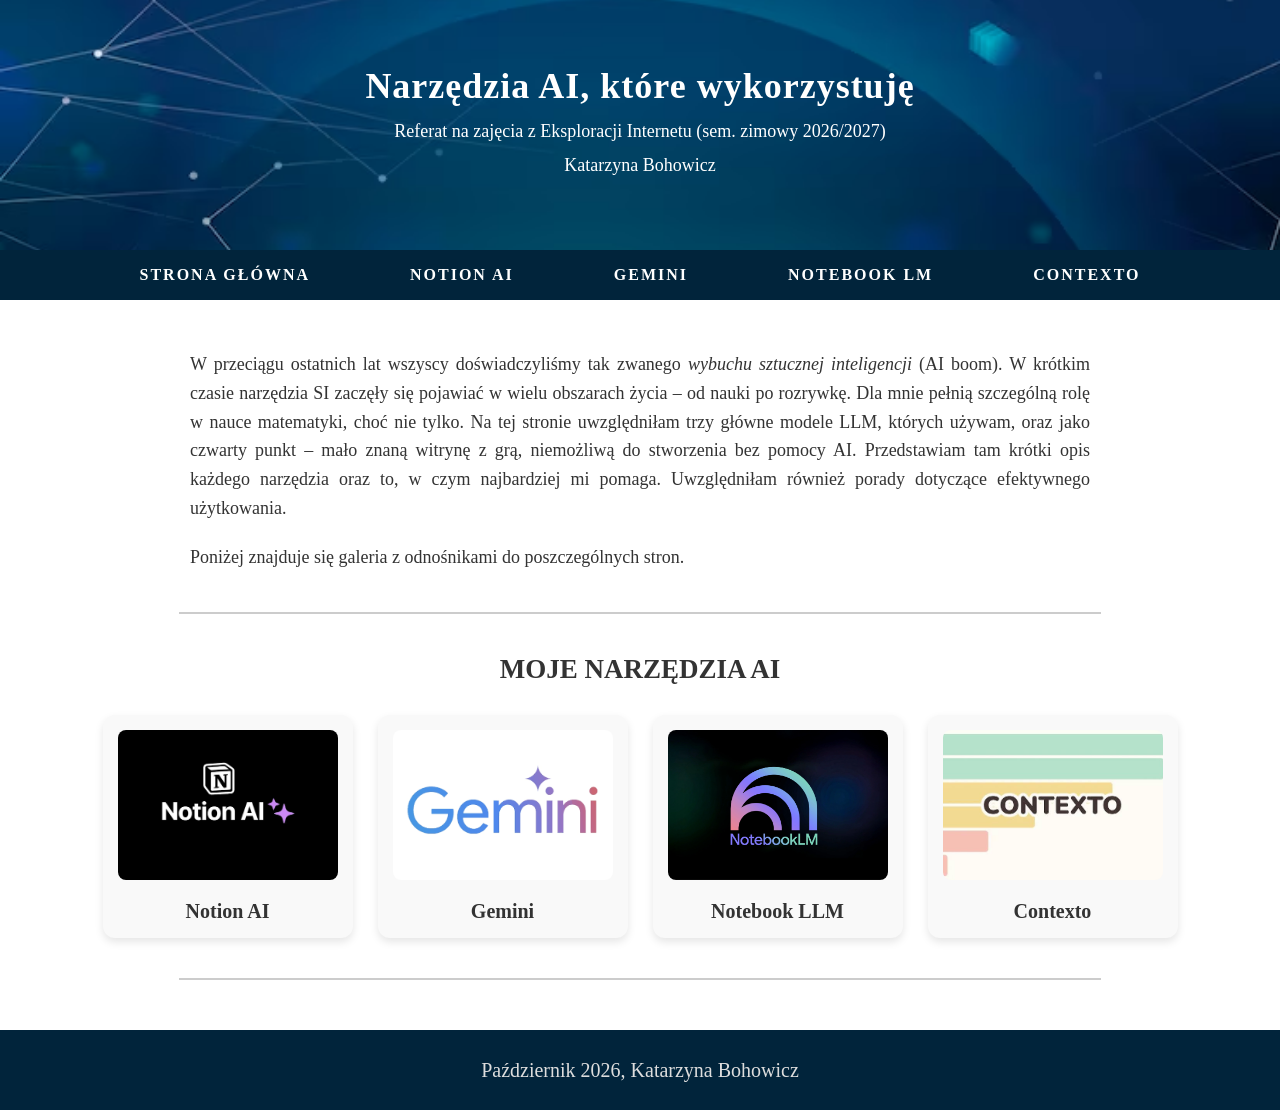
<file: index.html>
<!DOCTYPE html>
<html lang="pl">
<head>
    <meta charset="UTF-8">
    <title>Narzędzia AI</title>
    <link rel="stylesheet" href="style.css">
</head>
<body>
<header>
    <div class="header-img">
        <div class="header-text">
            <h1>Narzędzia AI, które wykorzystuję</h1>
            <p>Referat na zajęcia z Eksploracji Internetu (sem. zimowy 2026/2027)</p>
            <p>Katarzyna Bohowicz</p>
        </div>
    </div>
</header>

<nav class="nav">
    <ul>
        <li class="nav-item"><a href="index.html">Strona Główna</a></li>
        <li class="nav-item"><a href="notionai.html">Notion AI</a></li>
        <li class="nav-item"><a href="gemini.html">Gemini</a></li>
        <li class="nav-item"><a href="notebooklm.html">Notebook LM</a></li>
        <li class="nav-item"><a href="contexto.html">Contexto</a></li>
    </ul>
</nav>

<main>
    <section class="introduction">
        <p>W przeciągu ostatnich lat wszyscy doświadczyliśmy tak zwanego <i>wybuchu sztucznej inteligencji</i> (AI boom). W krótkim czasie narzędzia SI zaczęły się pojawiać w wielu obszarach życia – od nauki po rozrywkę. Dla mnie pełnią szczególną rolę w nauce matematyki, choć nie tylko. Na tej stronie uwzględniłam trzy główne modele LLM, których używam, oraz jako czwarty punkt – mało znaną witrynę z grą, niemożliwą do stworzenia bez pomocy AI. Przedstawiam tam krótki opis każdego narzędzia oraz to, w czym najbardziej mi pomaga. Uwzględniłam również porady dotyczące efektywnego użytkowania.</p>
        <p>Poniżej znajduje się galeria z odnośnikami do poszczególnych stron.</p>
    </section>

    <hr class="divider">

    <section class="ai-gallery-section">
        <h2>Moje narzędzia AI</h2>

        <div class="gallery-grid">
            <a href="notionai.html" class="gallery-item">
                <img src="notionai.jpg" alt="Logo Notion AI">
                <h3>Notion AI</h3>
            </a>

            <a href="gemini.html" class="gallery-item">
                <img src="gemini.jpg" alt="Logo Gemini">
                <h3>Gemini</h3>
            </a>

            <a href="notebooklm.html" class="gallery-item">
                <img src="notebooklm.jpg" alt="Logo Notebook LLM">
                <h3>Notebook LLM</h3>
            </a>

            <a href="contexto.html" class="gallery-item">
                <img src="contexto.jpg" alt="Logo Contexto">
                <h3>Contexto</h3>
            </a>
        </div>
    </section>

    <hr class="divider">
</main>

<footer>
    <p>Październik 2026, Katarzyna Bohowicz</p>
</footer>
</body>
</html>
</file>
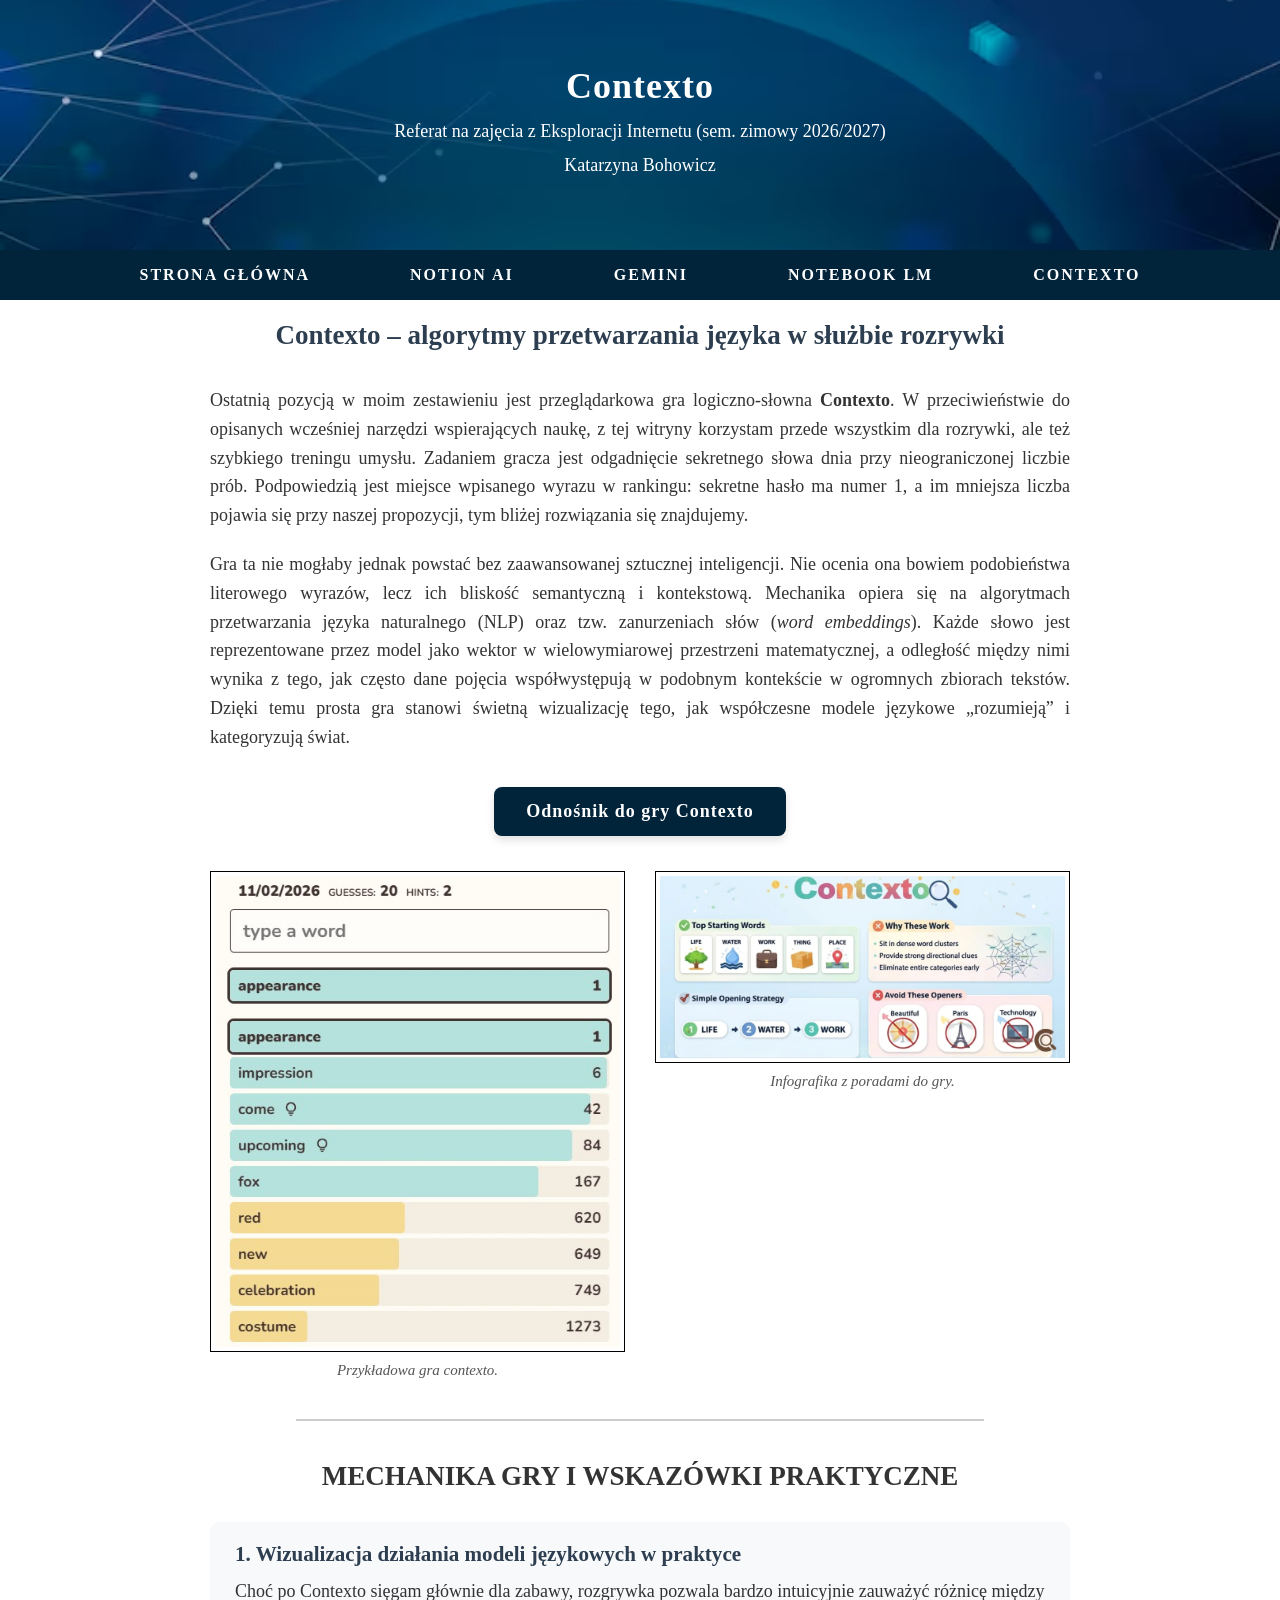
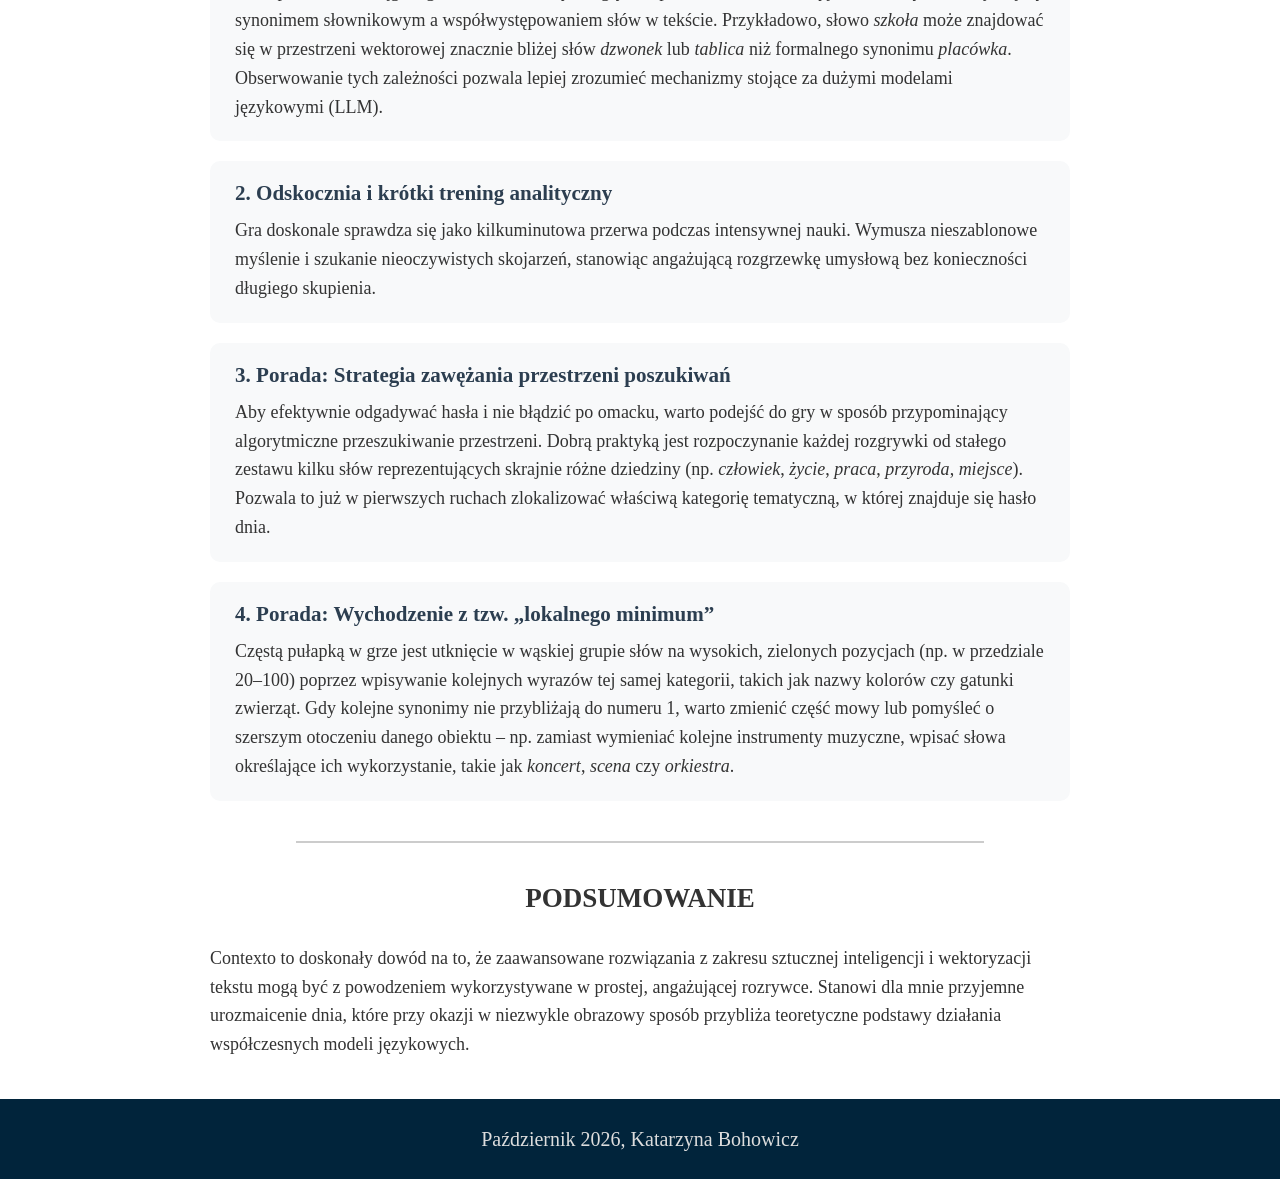
<file: contexto.html>
<!DOCTYPE html>
<html lang="pl">
<head>
    <meta charset="UTF-8">
    <title>Contexto</title>
    <link rel="stylesheet" href="style.css">
</head>
    
<body>
<header>
    <div class="header-img">
        <div class="header-text">
            <h1>Contexto</h1>
            <p>Referat na zajęcia z Eksploracji Internetu (sem. zimowy 2026/2027)</p>
            <p>Katarzyna Bohowicz</p>
        </div>
    </div>
</header>

<nav class="nav">
    <ul>
        <li class="nav-item"><a href="index.html">Strona Główna</a></li>
        <li class="nav-item"><a href="notionai.html">Notion AI</a></li>
        <li class="nav-item"><a href="gemini.html">Gemini</a></li>
        <li class="nav-item"><a href="notebooklm.html">Notebook LM</a></li>
        <li class="nav-item"><a href="contexto.html">Contexto</a></li>
    </ul>
</nav>

<main class="content-section">
  
    <section class="intro">
        <h1>Contexto – algorytmy przetwarzania języka w służbie rozrywki</h1>
        
        <p>
            Ostatnią pozycją w moim zestawieniu jest przeglądarkowa gra logiczno-słowna <strong>Contexto</strong>. W przeciwieństwie do opisanych wcześniej narzędzi wspierających naukę, z tej witryny korzystam przede wszystkim dla rozrywki, ale też szybkiego treningu umysłu. Zadaniem gracza jest odgadnięcie sekretnego słowa dnia przy nieograniczonej liczbie prób. Podpowiedzią jest miejsce wpisanego wyrazu w rankingu: sekretne hasło ma numer 1, a im mniejsza liczba pojawia się przy naszej propozycji, tym bliżej rozwiązania się znajdujemy.
        </p>
        <p>
            Gra ta nie mogłaby jednak powstać bez zaawansowanej sztucznej inteligencji. Nie ocenia ona bowiem podobieństwa literowego wyrazów, lecz ich bliskość semantyczną i kontekstową. Mechanika opiera się na algorytmach przetwarzania języka naturalnego (NLP) oraz tzw. zanurzeniach słów (<i>word embeddings</i>). Każde słowo jest reprezentowane przez model jako wektor w wielowymiarowej przestrzeni matematycznej, a odległość między nimi wynika z tego, jak często dane pojęcia współwystępują w podobnym kontekście w ogromnych zbiorach tekstów. Dzięki temu prosta gra stanowi świetną wizualizację tego, jak współczesne modele językowe „rozumieją” i kategoryzują świat.
        </p>
        
        <div class="button-container">
            <a href="https://contexto.me/" target="_blank" rel="noopener noreferrer" class="external-btn">
                Odnośnik do gry Contexto
            </a>
        </div>
        <div class="inline-gallery">
            <figure class="inline-gallery-item">
                <img src="contextogra.jpg" class="styled-image">
                <figcaption>Przykładowa gra contexto.</figcaption>
            </figure>
            <figure class="inline-gallery-item">
                <img src="contextoopening.jpg" class="styled-image">
                <figcaption>Infografika z poradami do gry.</figcaption>
            </figure>
        </div>
    </section>

    <hr class="divider">

    <section class="examples">
        <h2>Mechanika gry i wskazówki praktyczne</h2>
        
        <div class="example-card">
            <h3>1. Wizualizacja działania modeli językowych w praktyce</h3>
            <p>Choć po Contexto sięgam głównie dla zabawy, rozgrywka pozwala bardzo intuicyjnie zauważyć różnicę między synonimem słownikowym a współwystępowaniem słów w tekście. Przykładowo, słowo <i>szkoła</i> może znajdować się w przestrzeni wektorowej znacznie bliżej słów <i>dzwonek</i> lub <i>tablica</i> niż formalnego synonimu <i>placówka</i>. Obserwowanie tych zależności pozwala lepiej zrozumieć mechanizmy stojące za dużymi modelami językowymi (LLM).</p>
        </div>

        <div class="example-card">
            <h3>2. Odskocznia i krótki trening analityczny</h3>
            <p>Gra doskonale sprawdza się jako kilkuminutowa przerwa podczas intensywnej nauki. Wymusza nieszablonowe myślenie i szukanie nieoczywistych skojarzeń, stanowiąc angażującą rozgrzewkę umysłową bez konieczności długiego skupienia.</p>
        </div>

        <div class="example-card">
            <h3>3. Porada: Strategia zawężania przestrzeni poszukiwań</h3>
            <p>Aby efektywnie odgadywać hasła i nie błądzić po omacku, warto podejść do gry w sposób przypominający algorytmiczne przeszukiwanie przestrzeni. Dobrą praktyką jest rozpoczynanie każdej rozgrywki od stałego zestawu kilku słów reprezentujących skrajnie różne dziedziny (np. <i>człowiek</i>, <i>życie</i>, <i>praca</i>, <i>przyroda</i>, <i>miejsce</i>). Pozwala to już w pierwszych ruchach zlokalizować właściwą kategorię tematyczną, w której znajduje się hasło dnia.</p>
        </div>

        <div class="example-card">
            <h3>4. Porada: Wychodzenie z tzw. „lokalnego minimum”</h3>
            <p>Częstą pułapką w grze jest utknięcie w wąskiej grupie słów na wysokich, zielonych pozycjach (np. w przedziale 20–100) poprzez wpisywanie kolejnych wyrazów tej samej kategorii, takich jak nazwy kolorów czy gatunki zwierząt. Gdy kolejne synonimy nie przybliżają do numeru 1, warto zmienić część mowy lub pomyśleć o szerszym otoczeniu danego obiektu – np. zamiast wymieniać kolejne instrumenty muzyczne, wpisać słowa określające ich wykorzystanie, takie jak <i>koncert</i>, <i>scena</i> czy <i>orkiestra</i>.</p>
        </div>
    </section>

    <hr class="divider">

    <section class="summary">
        <h2>Podsumowanie</h2>
        <p>Contexto to doskonały dowód na to, że zaawansowane rozwiązania z zakresu sztucznej inteligencji i wektoryzacji tekstu mogą być z powodzeniem wykorzystywane w prostej, angażującej rozrywce. Stanowi dla mnie przyjemne urozmaicenie dnia, które przy okazji w niezwykle obrazowy sposób przybliża teoretyczne podstawy działania współczesnych modeli językowych.</p>
    </section>

</main>

<footer>
    <p>Październik 2026, Katarzyna Bohowicz</p>
</footer>
</body>
</html>
</file>
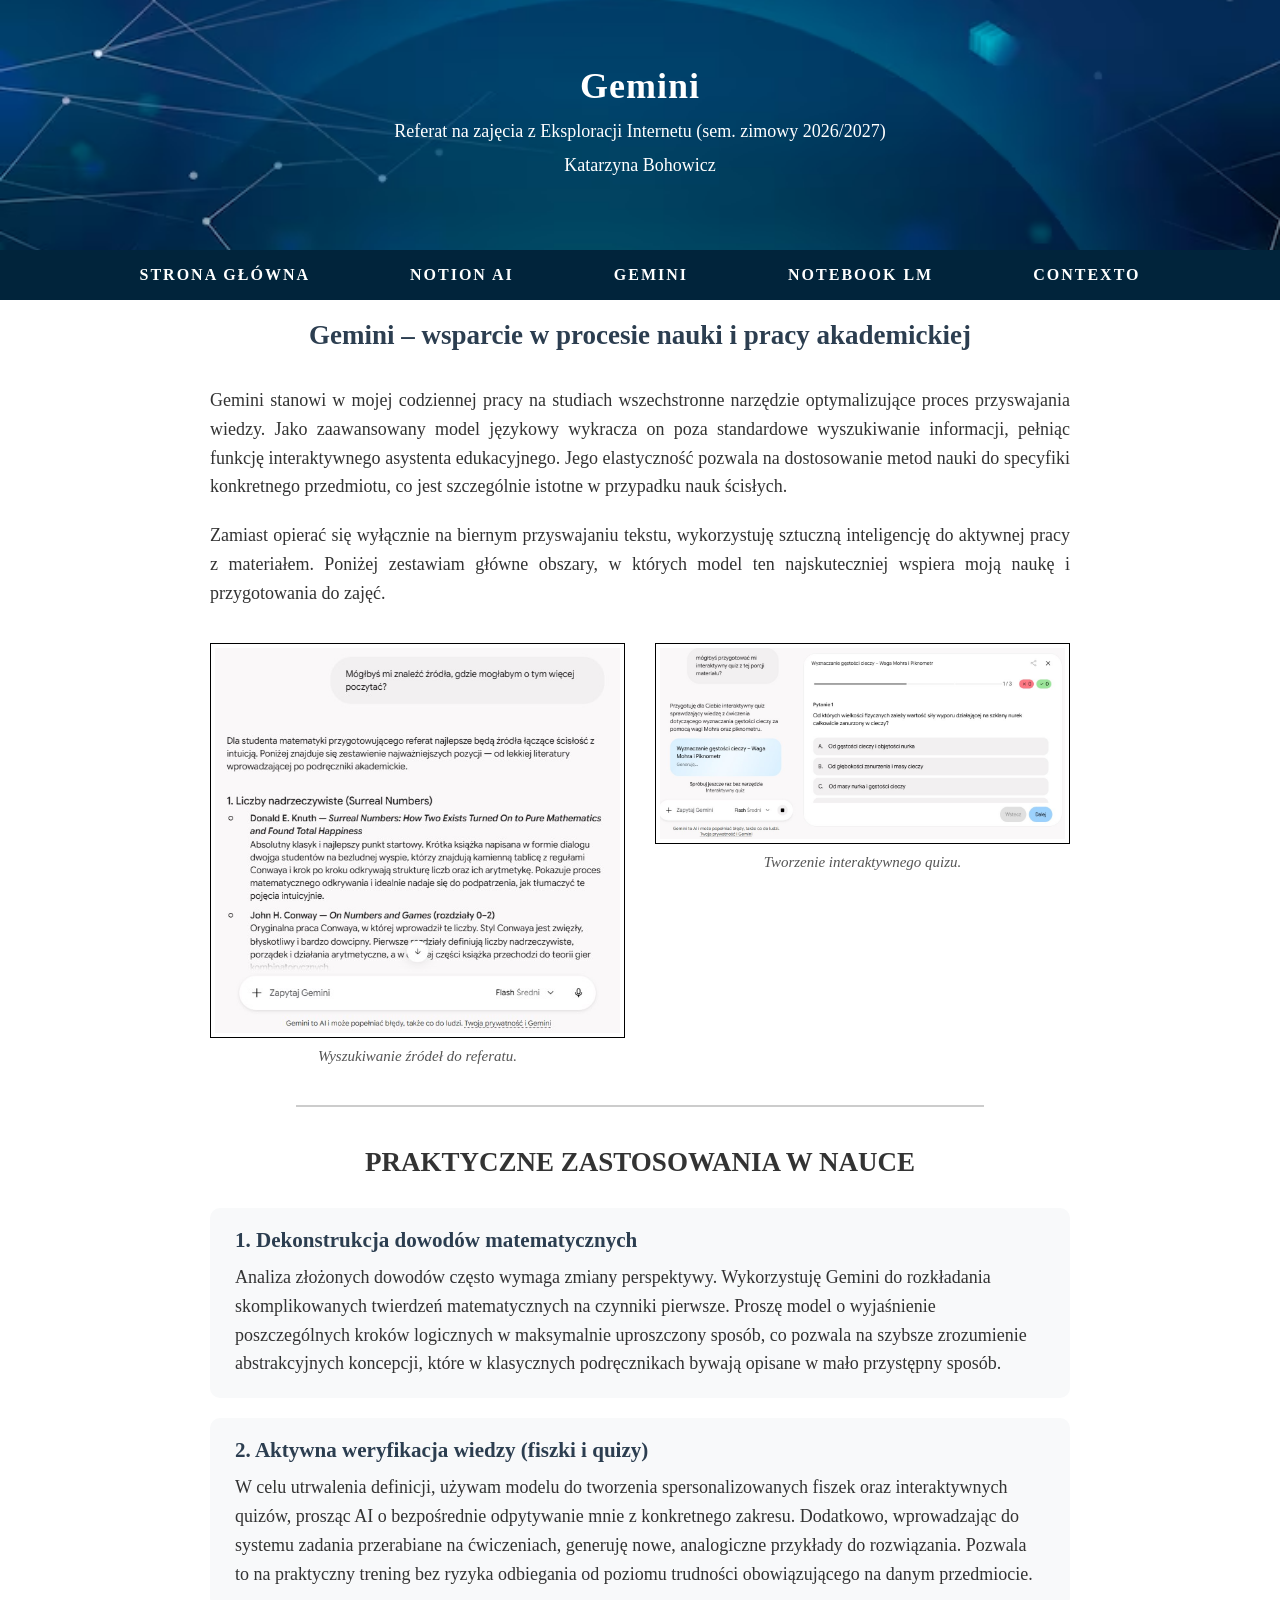
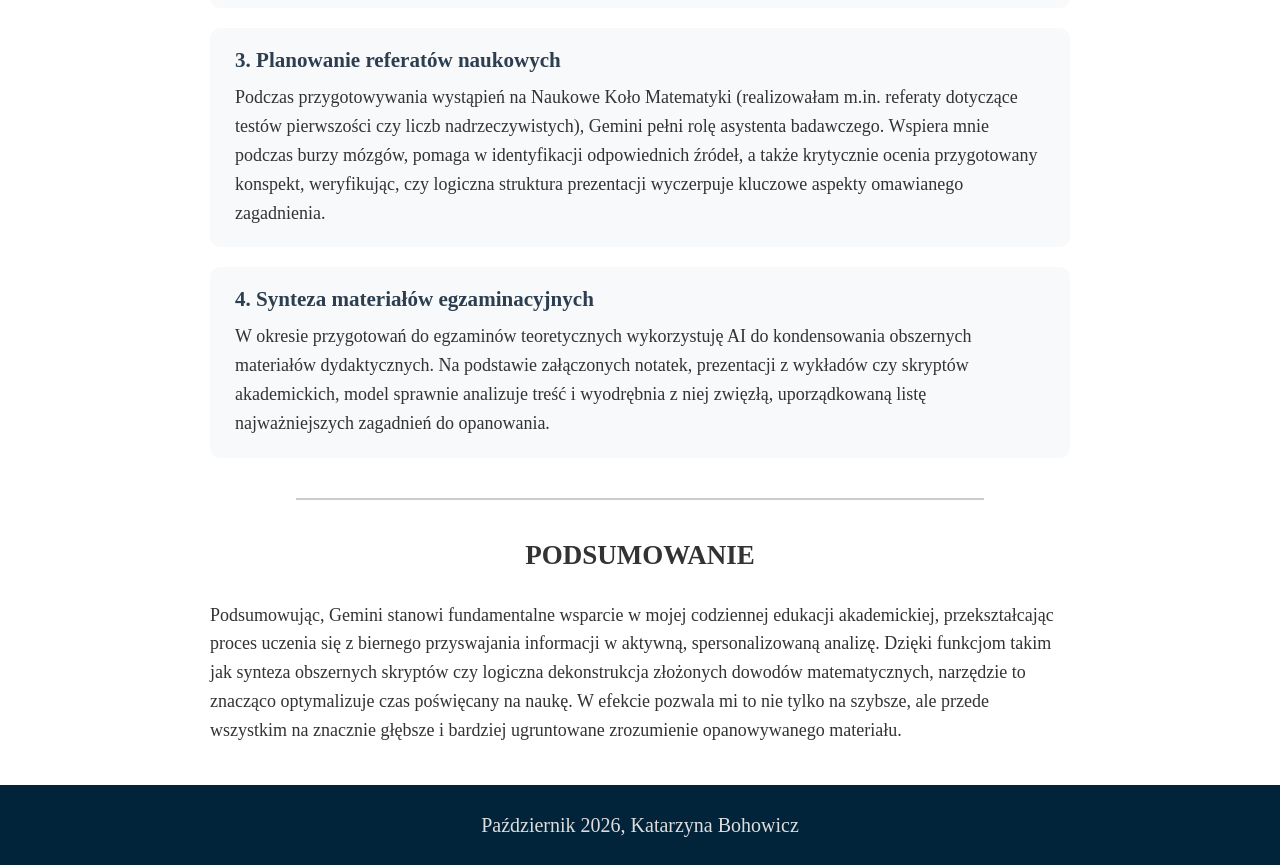
<file: gemini.html>
<!DOCTYPE html>
<html lang="en">
<head>
    <title>Gemini</title>
    <link rel="stylesheet" href="style.css">
</head>
<body>
<header>
    <div class="header-img">
        <div class="header-text">
                <h1>Gemini</h1>
                <p> Referat na zajęcia z Eksploracji Internetu (sem. zimowy 2026/2027)</p>
                <p>Katarzyna Bohowicz</p>
        </div>
    </div>
</header>

<nav class="nav">
        <ul>
        <li class="nav-item"><a href="index.html">Strona Główna</a></li>
        <li class="nav-item"><a href="notionai.html">Notion AI</a></li>
        <li class="nav-item"><a href="gemini.html">Gemini</a></li>
        <li class="nav-item"><a href="notebooklm.html">Notebook LM</a></li>
        <li class="nav-item"><a href="contexto.html">Contexto</a></li>
    </ul>
</nav>

<main class="content-section">
  <!-- Wprowadzenie -->
  <section class="intro">
  <h1>Gemini – wsparcie w procesie nauki i pracy akademickiej</h1>
  <p>
    Gemini stanowi w mojej codziennej pracy na studiach wszechstronne narzędzie optymalizujące proces przyswajania wiedzy. Jako zaawansowany model językowy wykracza on poza standardowe wyszukiwanie informacji, pełniąc funkcję interaktywnego asystenta edukacyjnego. Jego elastyczność pozwala na dostosowanie metod nauki do specyfiki konkretnego przedmiotu, co jest szczególnie istotne w przypadku nauk ścisłych.
  </p>
  <p>
    Zamiast opierać się wyłącznie na biernym przyswajaniu tekstu, wykorzystuję sztuczną inteligencję do aktywnej pracy z materiałem. Poniżej zestawiam główne obszary, w których model ten najskuteczniej wspiera moją naukę i przygotowania do zajęć.
  </p>

          <div class="inline-gallery">
            <figure class="inline-gallery-item">
                <img src="geminichat.jpg" class="styled-image">
                <figcaption> Wyszukiwanie źródeł do referatu. </figcaption>
            </figure>
            <figure class="inline-gallery-item">
                <img src="GeminiQuiz.jpg"  class="styled-image">
                <figcaption> Tworzenie interaktywnego quizu.</figcaption>
            </figure>
        </div>
</section>

<hr class="divider">

<section class="examples">
  <h2>Praktyczne zastosowania w nauce</h2>
  
  <div class="example-card">
    <h3>1. Dekonstrukcja dowodów matematycznych</h3>
    <p>Analiza złożonych dowodów często wymaga zmiany perspektywy. Wykorzystuję Gemini do rozkładania skomplikowanych twierdzeń matematycznych na czynniki pierwsze. Proszę model o wyjaśnienie poszczególnych kroków logicznych w maksymalnie uproszczony sposób, co pozwala na szybsze zrozumienie abstrakcyjnych koncepcji, które w klasycznych podręcznikach bywają opisane w mało przystępny sposób.</p>
  </div>

  <div class="example-card">
    <h3>2. Aktywna weryfikacja wiedzy (fiszki i quizy)</h3>
    <p>W celu utrwalenia definicji, używam modelu do tworzenia spersonalizowanych fiszek oraz interaktywnych quizów, prosząc AI o bezpośrednie odpytywanie mnie z konkretnego zakresu. Dodatkowo, wprowadzając do systemu zadania przerabiane na ćwiczeniach, generuję nowe, analogiczne przykłady do rozwiązania. Pozwala to na praktyczny trening bez ryzyka odbiegania od poziomu trudności obowiązującego na danym przedmiocie.</p>
  </div>

  <div class="example-card">
    <h3>3. Planowanie referatów naukowych</h3>
    <p>Podczas przygotowywania wystąpień na Naukowe Koło Matematyki (realizowałam m.in. referaty dotyczące testów pierwszości czy liczb nadrzeczywistych), Gemini pełni rolę asystenta badawczego. Wspiera mnie podczas burzy mózgów, pomaga w identyfikacji odpowiednich źródeł, a także krytycznie ocenia przygotowany konspekt, weryfikując, czy logiczna struktura prezentacji wyczerpuje kluczowe aspekty omawianego zagadnienia.</p>
  </div>

  <div class="example-card">
    <h3>4. Synteza materiałów egzaminacyjnych</h3>
    <p>W okresie przygotowań do egzaminów teoretycznych wykorzystuję AI do kondensowania obszernych materiałów dydaktycznych. Na podstawie załączonych notatek, prezentacji z wykładów czy skryptów akademickich, model sprawnie analizuje treść i wyodrębnia z niej zwięzłą, uporządkowaną listę najważniejszych zagadnień do opanowania.</p>
  </div>
</section>

  <hr class="divider">

  <!-- Podsumowanie -->
  <section class="summary">
    <h2>Podsumowanie</h2>
    <p>Podsumowując, Gemini stanowi fundamentalne wsparcie w mojej codziennej edukacji akademickiej, przekształcając proces uczenia się z biernego przyswajania informacji w aktywną, spersonalizowaną analizę. Dzięki funkcjom takim jak synteza obszernych skryptów czy logiczna dekonstrukcja złożonych dowodów matematycznych, narzędzie to znacząco optymalizuje czas poświęcany na naukę. W efekcie pozwala mi to nie tylko na szybsze, ale przede wszystkim na znacznie głębsze i bardziej ugruntowane zrozumienie opanowywanego materiału.</p>
  </section>
</main>

<footer>
<p> Październik 2026, Katarzyna Bohowicz </p>

</footer>
</body>
</html>
</file>
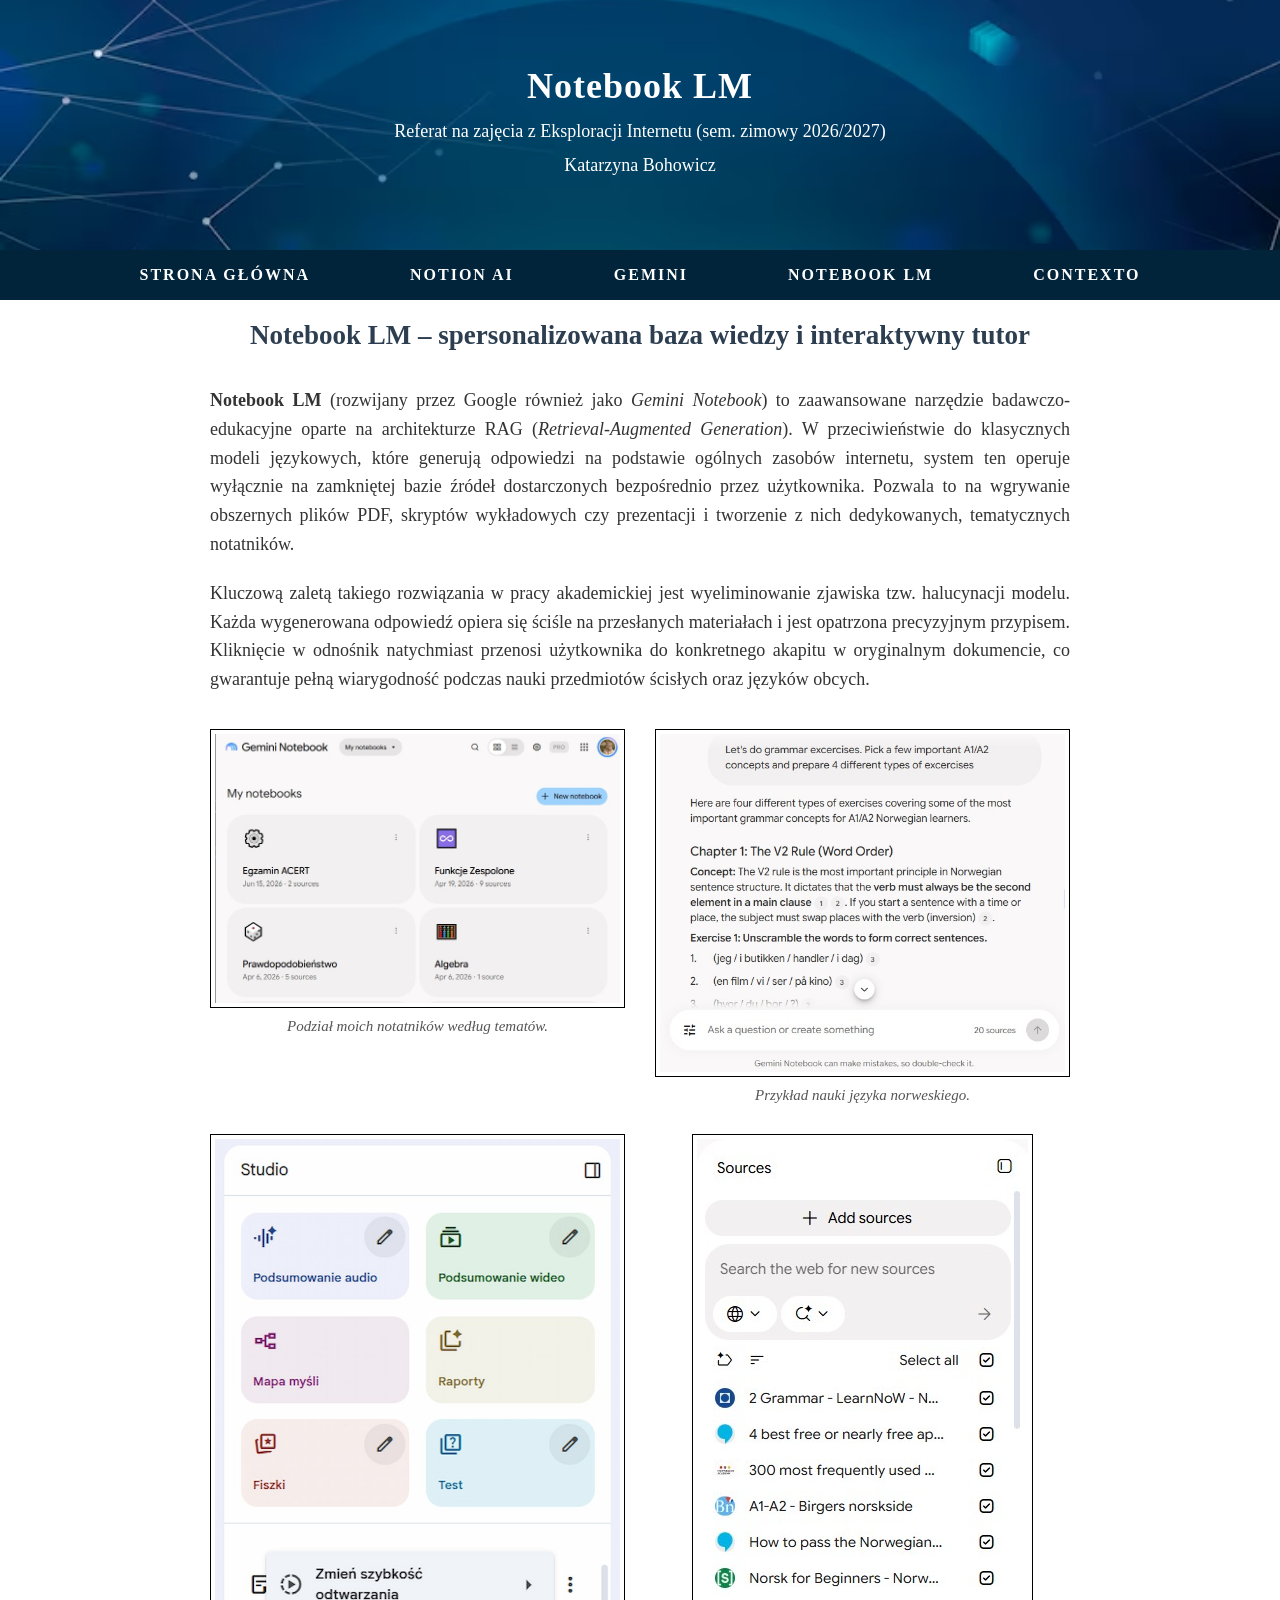
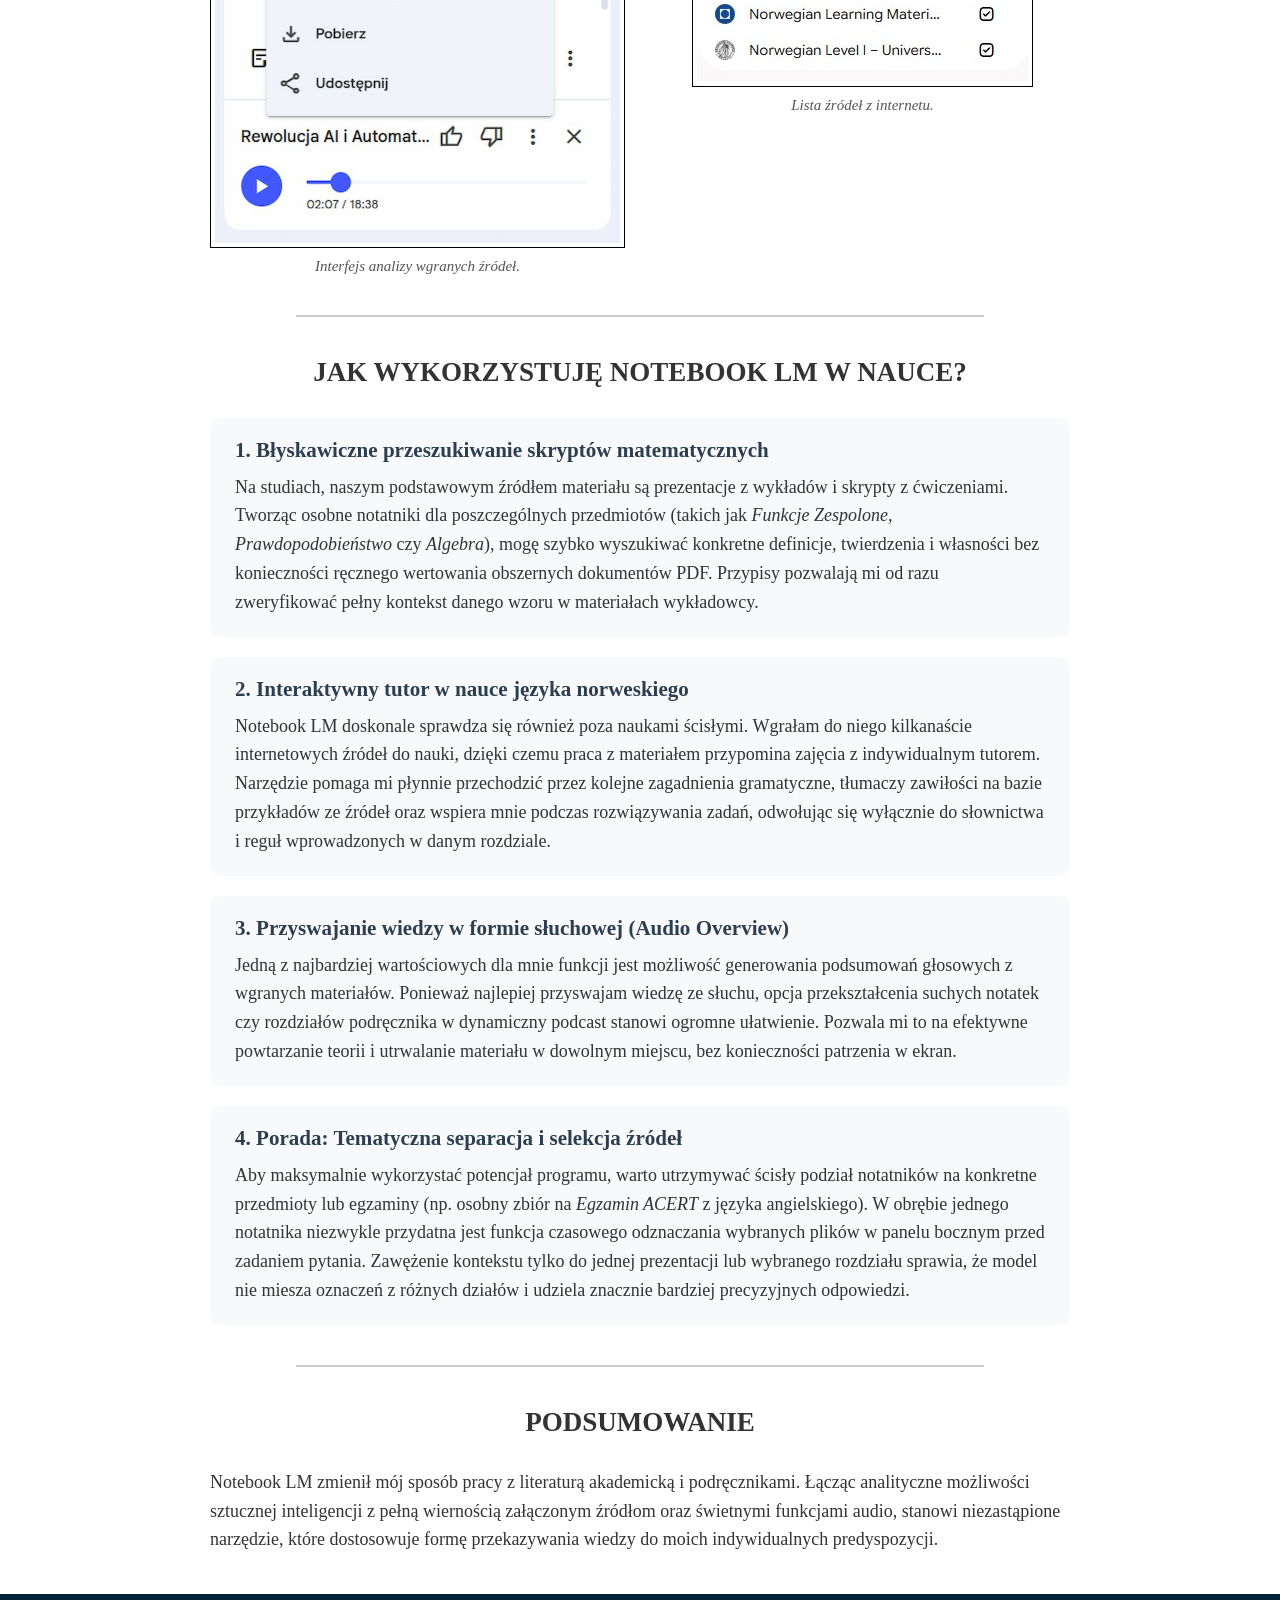
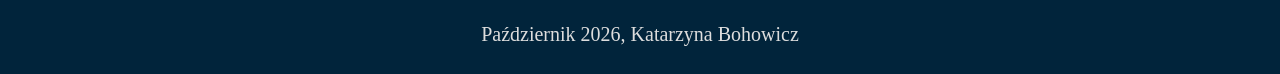
<file: notebooklm.html>
<!DOCTYPE html>
<html lang="pl">
<head>
    <meta charset="UTF-8">
    <title>Notebook LM</title>
    <link rel="stylesheet" href="style.css">
</head>
<body>
<header>
    <div class="header-img">
        <div class="header-text">
            <h1>Notebook LM</h1>
            <p>Referat na zajęcia z Eksploracji Internetu (sem. zimowy 2026/2027)</p>
            <p>Katarzyna Bohowicz</p>
        </div>
    </div>
</header>

<nav class="nav">
    <ul>
        <li class="nav-item"><a href="index.html">Strona Główna</a></li>
        <li class="nav-item"><a href="notionai.html">Notion AI</a></li>
        <li class="nav-item"><a href="gemini.html">Gemini</a></li>
        <li class="nav-item"><a href="notebooklm.html">Notebook LM</a></li>
        <li class="nav-item"><a href="contexto.html">Contexto</a></li>
    </ul>
</nav>

<main class="content-section">
  
    <section class="intro">
        <h1>Notebook LM – spersonalizowana baza wiedzy i interaktywny tutor</h1>
        
        <p>
            <strong>Notebook LM</strong> (rozwijany przez Google również jako <i>Gemini Notebook</i>) to zaawansowane narzędzie badawczo-edukacyjne oparte na architekturze RAG (<i>Retrieval-Augmented Generation</i>). W przeciwieństwie do klasycznych modeli językowych, które generują odpowiedzi na podstawie ogólnych zasobów internetu, system ten operuje wyłącznie na zamkniętej bazie źródeł dostarczonych bezpośrednio przez użytkownika. Pozwala to na wgrywanie obszernych plików PDF, skryptów wykładowych czy prezentacji i tworzenie z nich dedykowanych, tematycznych notatników.
        </p>
        <p>
            Kluczową zaletą takiego rozwiązania w pracy akademickiej jest wyeliminowanie zjawiska tzw. halucynacji modelu. Każda wygenerowana odpowiedź opiera się ściśle na przesłanych materiałach i jest opatrzona precyzyjnym przypisem. Kliknięcie w odnośnik natychmiast przenosi użytkownika do konkretnego akapitu w oryginalnym dokumencie, co gwarantuje pełną wiarygodność podczas nauki przedmiotów ścisłych oraz języków obcych.
        </p>

        <!-- Pozioma galeria zdjęć pod tekstem -->
        <div class="inline-gallery">
            <figure class="inline-gallery-item">
                <img src="NotebookLMBaza.jpg" class="styled-image">
                <figcaption>Podział moich notatników według tematów.</figcaption>
            </figure>
            <figure class="inline-gallery-item" class="styled-image">
                <img src="notebooklmno.jpg" class="styled-image">
                <figcaption>Przykład nauki języka norweskiego.</figcaption>
            </figure>
            <figure class="inline-gallery-item">
                <img src="notebooklmstudio.jpg" class="styled-image">
                <figcaption>Interfejs analizy wgranych źródeł.</figcaption>
            </figure>
                <figure class="inline-gallery-item">
                <img src="notebooklmzrodla.jpg" class="styled-image">
                <figcaption>Lista źródeł z internetu.</figcaption>
            </figure>
        </div>
    </section>

    <hr class="divider">

    <section class="examples">
        <h2>Jak wykorzystuję Notebook LM w nauce?</h2>
        
        <div class="example-card">
            <h3>1. Błyskawiczne przeszukiwanie skryptów matematycznych</h3>
            <p>Na studiach, naszym podstawowym źródłem materiału są prezentacje z wykładów i skrypty z ćwiczeniami. Tworząc osobne notatniki dla poszczególnych przedmiotów (takich jak <i>Funkcje Zespolone</i>, <i>Prawdopodobieństwo</i> czy <i>Algebra</i>), mogę szybko wyszukiwać konkretne definicje, twierdzenia i własności bez konieczności ręcznego wertowania obszernych dokumentów PDF. Przypisy pozwalają mi od razu zweryfikować pełny kontekst danego wzoru w materiałach wykładowcy.</p>
        </div>

        <div class="example-card">
            <h3>2. Interaktywny tutor w nauce języka norweskiego</h3>
            <p>Notebook LM doskonale sprawdza się również poza naukami ścisłymi. Wgrałam do niego kilkanaście internetowych źródeł do nauki, dzięki czemu praca z materiałem przypomina zajęcia z indywidualnym tutorem. Narzędzie pomaga mi płynnie przechodzić przez kolejne zagadnienia gramatyczne, tłumaczy zawiłości na bazie przykładów ze źródeł oraz wspiera mnie podczas rozwiązywania zadań, odwołując się wyłącznie do słownictwa i reguł wprowadzonych w danym rozdziale.</p>
        </div>

        <div class="example-card">
            <h3>3. Przyswajanie wiedzy w formie słuchowej (Audio Overview)</h3>
            <p>Jedną z najbardziej wartościowych dla mnie funkcji jest możliwość generowania podsumowań głosowych z wgranych materiałów. Ponieważ najlepiej przyswajam wiedzę ze słuchu, opcja przekształcenia suchych notatek czy rozdziałów podręcznika w dynamiczny podcast stanowi ogromne ułatwienie. Pozwala mi to na efektywne powtarzanie teorii i utrwalanie materiału w dowolnym miejscu, bez konieczności patrzenia w ekran.</p>
        </div>

        <div class="example-card">
            <h3>4. Porada: Tematyczna separacja i selekcja źródeł</h3>
            <p>Aby maksymalnie wykorzystać potencjał programu, warto utrzymywać ścisły podział notatników na konkretne przedmioty lub egzaminy (np. osobny zbiór na <i>Egzamin ACERT</i> z języka angielskiego). W obrębie jednego notatnika niezwykle przydatna jest funkcja czasowego odznaczania wybranych plików w panelu bocznym przed zadaniem pytania. Zawężenie kontekstu tylko do jednej prezentacji lub wybranego rozdziału sprawia, że model nie miesza oznaczeń z różnych działów i udziela znacznie bardziej precyzyjnych odpowiedzi.</p>
        </div>
    </section>

    <hr class="divider">

    <section class="summary">
        <h2>Podsumowanie</h2>
        <p>Notebook LM zmienił mój sposób pracy z literaturą akademicką i podręcznikami. Łącząc analityczne możliwości sztucznej inteligencji z pełną wiernością załączonym źródłom oraz świetnymi funkcjami audio, stanowi niezastąpione narzędzie, które dostosowuje formę przekazywania wiedzy do moich indywidualnych predyspozycji.</p>
    </section>

</main>

<footer>
    <p>Październik 2026, Katarzyna Bohowicz</p>
</footer>
</body>
</html>
</file>
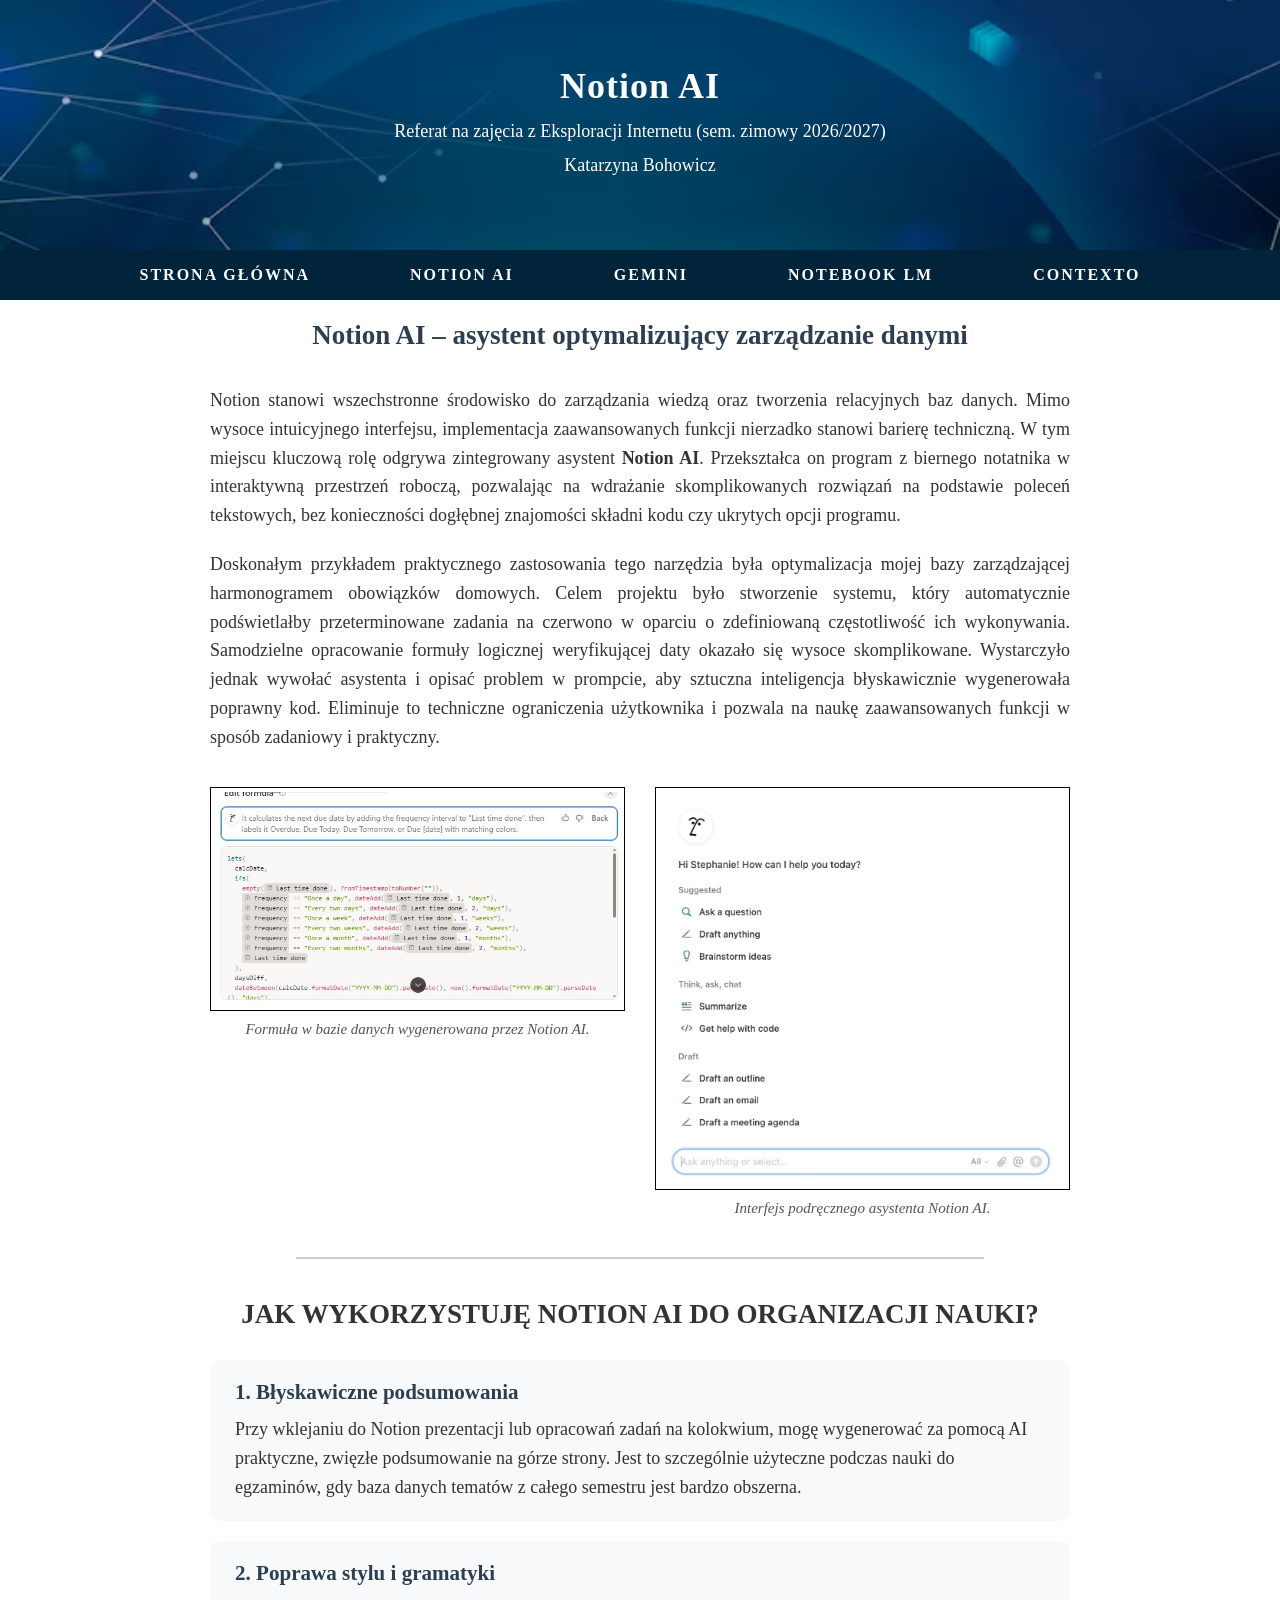
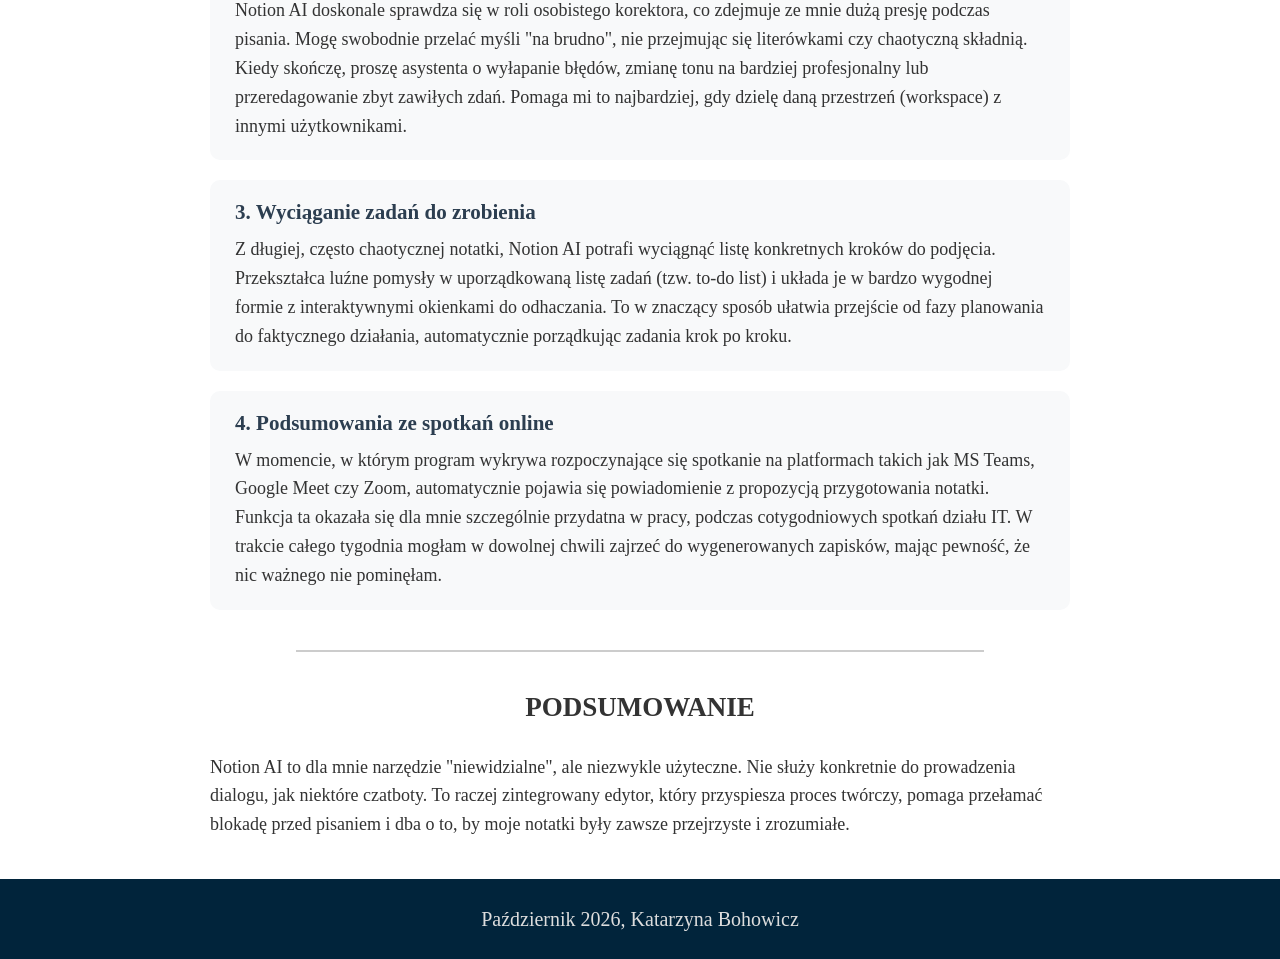
<file: notionai.html>
<!DOCTYPE html>
<html lang="pl">
<head>
    <meta charset="UTF-8">
    <title>Notion AI</title>
    <link rel="stylesheet" href="style.css">
</head>
<body>
<header>
    <div class="header-img">
        <div class="header-text">
            <h1>Notion AI</h1>
            <p>Referat na zajęcia z Eksploracji Internetu (sem. zimowy 2026/2027)</p>
            <p>Katarzyna Bohowicz</p>
        </div>
    </div>
</header>

<nav class="nav">
    <ul>
        <li class="nav-item"><a href="index.html">Strona Główna</a></li>
        <li class="nav-item"><a href="notionai.html">Notion AI</a></li>
        <li class="nav-item"><a href="gemini.html">Gemini</a></li>
        <li class="nav-item"><a href="notebooklm.html">Notebook LM</a></li>
        <li class="nav-item"><a href="contexto.html">Contexto</a></li>
    </ul>
</nav>

<main class="content-section">
  
    <section class="intro">
        <h1>Notion AI – asystent optymalizujący zarządzanie danymi</h1>
        
        <p>
            Notion stanowi wszechstronne środowisko do zarządzania wiedzą oraz tworzenia relacyjnych baz danych. Mimo wysoce intuicyjnego interfejsu, implementacja zaawansowanych funkcji nierzadko stanowi barierę techniczną. W tym miejscu kluczową rolę odgrywa zintegrowany asystent <strong>Notion AI</strong>. Przekształca on program z biernego notatnika w interaktywną przestrzeń roboczą, pozwalając na wdrażanie skomplikowanych rozwiązań na podstawie poleceń tekstowych, bez konieczności dogłębnej znajomości składni kodu czy ukrytych opcji programu.
        </p>
        <p>
            Doskonałym przykładem praktycznego zastosowania tego narzędzia była optymalizacja mojej bazy zarządzającej harmonogramem obowiązków domowych. Celem projektu było stworzenie systemu, który automatycznie podświetlałby przeterminowane zadania na czerwono w oparciu o zdefiniowaną częstotliwość ich wykonywania. Samodzielne opracowanie formuły logicznej weryfikującej daty okazało się wysoce skomplikowane. Wystarczyło jednak wywołać asystenta i opisać problem w prompcie, aby sztuczna inteligencja błyskawicznie wygenerowała poprawny kod. Eliminuje to techniczne ograniczenia użytkownika i pozwala na naukę zaawansowanych funkcji w sposób zadaniowy i praktyczny.
        </p>

        <!-- Pozioma galeria zdjęć pod tekstem -->
        <div class="inline-gallery">
            <figure class="inline-gallery-item">
                <img src="NotionBazaDanyc.jpg" alt="Baza danych w Notion" class="styled-image">
                <figcaption> Formuła w bazie danych wygenerowana przez Notion AI.</figcaption>
            </figure>
            <figure class="inline-gallery-item">
                <img src="NotionAIAgent.jpg" alt="Propozycje opcji Notion AI" class="styled-image">
                <figcaption> Interfejs podręcznego asystenta Notion AI.</figcaption>
            </figure>
        </div>
    </section>

    <hr class="divider">

    <section class="examples">
        <h2>Jak wykorzystuję Notion AI do organizacji nauki?</h2>
        
        <div class="example-card">
            <h3>1. Błyskawiczne podsumowania</h3>
            <p>Przy wklejaniu do Notion prezentacji lub opracowań zadań na kolokwium, mogę wygenerować za pomocą AI praktyczne, zwięzłe podsumowanie na górze strony. Jest to szczególnie użyteczne podczas nauki do egzaminów, gdy baza danych tematów z całego semestru jest bardzo obszerna.</p>
        </div>

        <div class="example-card">
            <h3>2. Poprawa stylu i gramatyki</h3>
            <p>Notion AI doskonale sprawdza się w roli osobistego korektora, co zdejmuje ze mnie dużą presję podczas pisania. Mogę swobodnie przelać myśli "na brudno", nie przejmując się literówkami czy chaotyczną składnią. Kiedy skończę, proszę asystenta o wyłapanie błędów, zmianę tonu na bardziej profesjonalny lub przeredagowanie zbyt zawiłych zdań. Pomaga mi to najbardziej, gdy dzielę daną przestrzeń (workspace) z innymi użytkownikami.</p>
        </div>

        <div class="example-card">
            <h3>3. Wyciąganie zadań do zrobienia</h3>
            <p>Z długiej, często chaotycznej notatki, Notion AI potrafi wyciągnąć listę konkretnych kroków do podjęcia. Przekształca luźne pomysły w uporządkowaną listę zadań (tzw. to-do list) i układa je w bardzo wygodnej formie z interaktywnymi okienkami do odhaczania. To w znaczący sposób ułatwia przejście od fazy planowania do faktycznego działania, automatycznie porządkując zadania krok po kroku.</p>
        </div>

        <div class="example-card">
            <h3>4. Podsumowania ze spotkań online</h3>
            <p>W momencie, w którym program wykrywa rozpoczynające się spotkanie na platformach takich jak MS Teams, Google Meet czy Zoom, automatycznie pojawia się powiadomienie z propozycją przygotowania notatki. Funkcja ta okazała się dla mnie szczególnie przydatna w pracy, podczas cotygodniowych spotkań działu IT. W trakcie całego tygodnia mogłam w dowolnej chwili zajrzeć do wygenerowanych zapisków, mając pewność, że nic ważnego nie pominęłam.</p>
        </div>
    </section>

    <hr class="divider">

    <section class="summary">
        <h2>Podsumowanie</h2>
        <p>Notion AI to dla mnie narzędzie "niewidzialne", ale niezwykle użyteczne. Nie służy konkretnie do prowadzenia dialogu, jak niektóre czatboty. To raczej zintegrowany edytor, który przyspiesza proces twórczy, pomaga przełamać blokadę przed pisaniem i dba o to, by moje notatki były zawsze przejrzyste i zrozumiałe.</p>
    </section>

</main>

<footer>
    <p>Październik 2026, Katarzyna Bohowicz</p>
</footer>
</body>
</html>
</file>
<file: style.css>
* {
  box-sizing: border-box;
  margin: 0;
  padding: 0;
}

body {
  font-family: 'Cambria', Georgia, serif;
  font-size: 18px;
  color: #333;
}

/* =========================================
   1. NAGŁÓWEK (HEADER) I NAWIGACJA
   ========================================= */
.header-img {
  position: relative;
  height: 250px;
  background-image: url('background.jpg');
  background-size: cover;
  background-position: 0 50%;
}

.header-text {
  position: absolute;
  text-align: center;
  top: 50%;
  left: 50%;
  transform: translate(-50%, -50%);
  color: #fff;
  z-index: 5;
  width: 90%;
}

.header-text h1 {
  margin-bottom: 10px;
  letter-spacing: 1px;
}

.header-text p {
  margin-bottom: 5px;
}

.nav {
  height: 50px;
  background-color: #01243b;
  text-align: center;
  line-height: 50px;
  font-size: 0;
}

.nav-item {
  display: inline-block;
}

.nav-item a {
  padding: 0 50px;
  color: #fff;
  text-decoration: none;
  text-transform: uppercase;
  font-weight: bold;
  font-size: 16px;
  letter-spacing: 2px;
  transition: color 0.3s;
}

.nav-item a:hover {
  color: #69b7f7;
}

/* =========================================
   2. USTAWIENIA GŁÓWNE I TYPOGRAFIA
   ========================================= */
main {
  margin: 50px auto;
  max-width: 1200px;
  width: 90%;
}

main h2 {
  margin-bottom: 30px;
  text-transform: uppercase;
  text-align: center;
}

p {
  margin-bottom: 20px;
  line-height: 1.6;
}

.divider {
  border: none;
  border-top: 2px solid #cccccc;
  margin: 40px auto;
  width: 80%;
}

/* =========================================
   3. STRONA GŁÓWNA (WSTĘP I KAFELKI)
   ========================================= */
.introduction {
  text-align: justify;
  margin: 10px auto;
  max-width: 900px;
}

.ai-gallery-section {
  text-align: center;
  margin: 40px auto;
}

.gallery-grid {
  display: flex;
  justify-content: center;
  gap: 25px;
  flex-wrap: wrap;
  margin-top: 20px;
}

.gallery-item {
  text-decoration: none;
  color: #333;
  background-color: #f9f9f9;
  border-radius: 12px;
  padding: 15px;
  box-shadow: 0 4px 8px rgba(0, 0, 0, 0.1);
  transition: transform 0.3s ease, box-shadow 0.3s ease;
}

.gallery-item img {
  width: 220px;
  height: 150px;
  object-fit: cover;
  border-radius: 8px;
}

.gallery-item h3 {
  margin: 15px 0 0 0;
  font-size: 20px;
}

.gallery-item:hover {
  transform: scale(1.05);
  box-shadow: 0 10px 15px rgba(0, 0, 0, 0.15);
}

.button-container {
  text-align: center;
  margin: 35px 0 15px 0;
}

.external-btn {
  display: inline-block;
  background-color: #01243b;
  color: #fff;
  text-decoration: none;
  padding: 14px 32px;
  border-radius: 8px;
  font-size: 18px;
  font-weight: bold;
  letter-spacing: 1px;
  box-shadow: 0 4px 8px rgba(0, 0, 0, 0.12);
  transition: background-color 0.3s ease, color 0.3s ease, transform 0.2s ease, box-shadow 0.3s ease;
}

.external-btn:hover {
  background-color: #69b7f7;
  color: #01243b;
  transform: translateY(-2px);
  box-shadow: 0 6px 14px rgba(0, 0, 0, 0.18);
}

/* =========================================
   4. PODSTRONY REFERATU I GALERIA W TEKŚCIE
   ========================================= */
.content-section {
  max-width: 900px;
  margin: 0 auto;
  padding: 20px;
}

.intro p {
  text-align: justify;
}

.intro h1 {
  text-align: center;
  color: #2c3e50;
  margin-bottom: 35px;
}

.inline-gallery {
  display: flex;
  justify-content: center;
  align-items: flex-start;
  gap: 30px;
  margin: 35px 0 15px 0;
  flex-wrap: wrap;
}

.inline-gallery-item {
  flex: 1;
  min-width: 280px;
  max-width: 420px;
  text-align: center;
}

.styled-image {
  display: block;
  margin: 0 auto;
  border: 1px solid #000;
  max-width: 100%;
  height: auto;
  padding: 4px;
  background-color: #fff;
}

.inline-gallery-item figcaption {
  margin-top: 10px;
  font-size: 15px;
  color: #555;
  font-style: italic;
}

.example-card {
  background-color: #f8f9fa;
  padding: 20px 25px;
  margin-bottom: 20px;
  border-radius: 10px;
}

.example-card h3 {
  margin-top: 0;
  margin-bottom: 10px;
  color: #2c3e50;
}

.example-card p {
  margin-bottom: 0;
}

/* =========================================
   5. STOPKA (FOOTER)
   ========================================= */
footer {
  height: 80px;
  color: #ddd;
  background-color: #01243b;
  text-align: center;
  font-size: 20px;
}

footer p {
  margin-bottom: 0;
  line-height: 80px;
}
</file>
